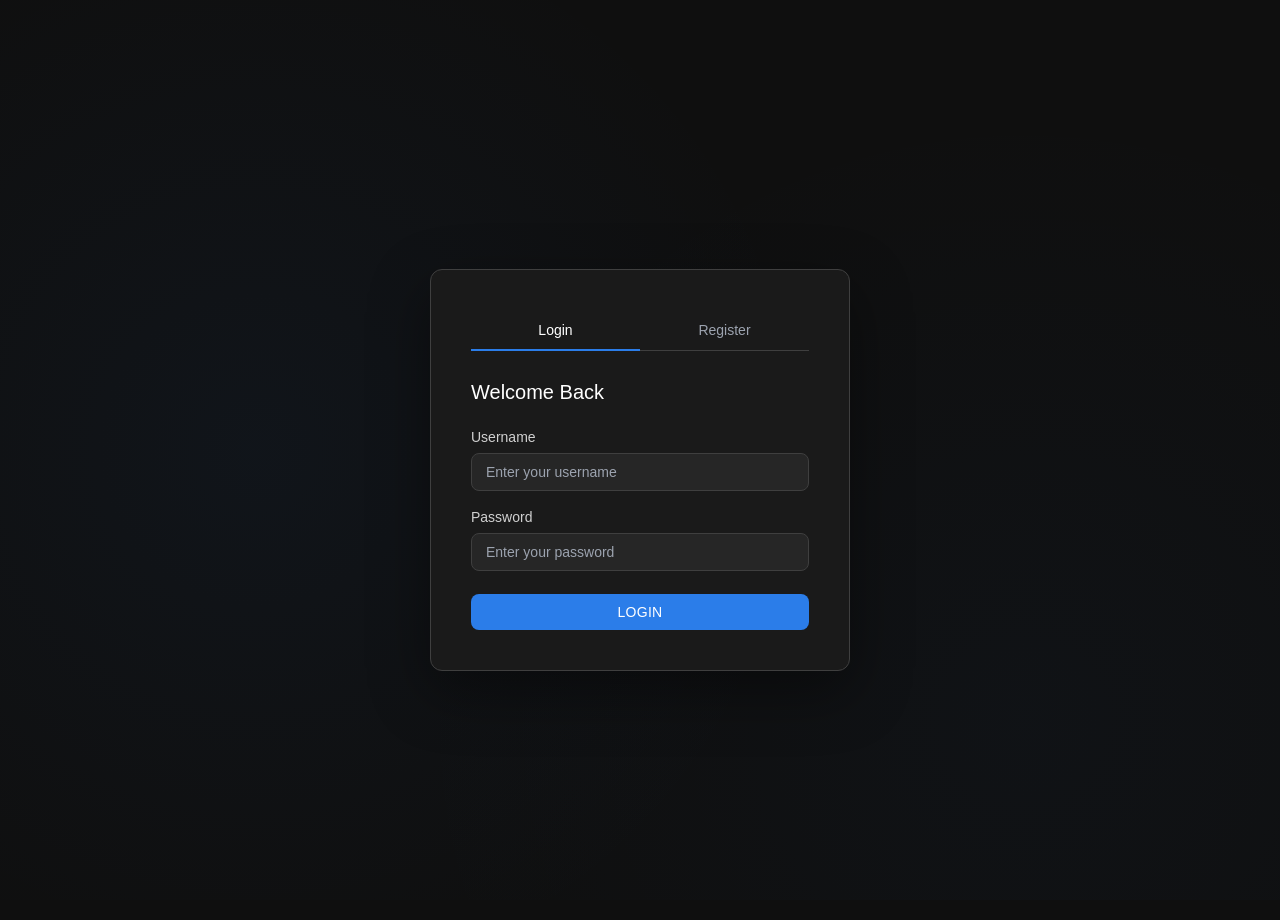
<file: JMeter/index.html>
<!DOCTYPE html>
<html lang="en">
<head>
    <meta charset="UTF-8">
    <meta name="viewport" content="width=device-width, initial-scale=1.0">
    <title>Login System</title>
    <link rel="stylesheet" href="style.css">
</head>
<body>
    <div class="container">
        <!-- Login/Register Forms -->
        <div id="auth-section" class="auth-section">
            <div class="form-container">
                <div class="form-tabs">
                    <button class="tab-btn active" onclick="showLogin()">Login</button>
                    <button class="tab-btn" onclick="showRegister()">Register</button>
                </div>

                <!-- Login Form -->
                <form id="login-form" class="auth-form active">
                    <h2>Welcome Back</h2>
                    <div class="form-group">
                        <label for="login-username">Username</label>
                        <input type="text" id="login-username" placeholder="Enter your username" required>
                    </div>
                    <div class="form-group">
                        <label for="login-password">Password</label>
                        <input type="password" id="login-password" placeholder="Enter your password" required>
                    </div>
                    <button type="submit" class="btn btn-primary">Login</button>
                    <div id="login-error" class="error-message"></div>
                </form>

                <!-- Register Form -->
                <form id="register-form" class="auth-form">
                    <h2>Create Account</h2>
                    <div class="form-group">
                        <label for="register-username">Username</label>
                        <input type="text" id="register-username" placeholder="Choose a username" required>
                    </div>
                    <div class="form-group">
                        <label for="register-email">Email</label>
                        <input type="email" id="register-email" placeholder="your.email@example.com" required>
                    </div>
                    <div class="form-group">
                        <label for="register-password">Password</label>
                        <input type="password" id="register-password" placeholder="Create a secure password" required>
                    </div>
                    <button type="submit" class="btn btn-primary">Register</button>
                    <div id="register-error" class="error-message"></div>
                    <div id="register-success" class="success-message"></div>
                </form>
            </div>
        </div>

        <!-- Choice Selection Screen (shown after login) -->
        <div id="choice-section" class="choice-section" style="display: none;">
            <div class="choice-container">
                <div class="choice-header">
                    <h1>Select Test Type</h1>
                    <p>Choose the medical test you'd like to perform</p>
                </div>

                <div class="choice-cards">
                    <!-- HIV Card -->
                    <div class="choice-card" onclick="selectTestType('HIV')">
                        <div class="card-icon hiv-icon">
                            <svg viewBox="0 0 24 24" fill="none" stroke="currentColor" stroke-width="2">
                                <path d="M12 2C6.48 2 2 6.48 2 12s4.48 10 10 10 10-4.48 10-10S17.52 2 12 2z"/>
                                <path d="M12 6v12M6 12h12"/>
                            </svg>
                        </div>
                        <h2>HIV Testing</h2>
                        <p>Comprehensive HIV screening and analysis</p>
                        <div class="card-arrow">→</div>
                    </div>

                    <!-- Cancer Card -->
                    <div class="choice-card" onclick="selectTestType('Cancer')">
                        <div class="card-icon cancer-icon">
                            <svg viewBox="0 0 24 24" fill="none" stroke="currentColor" stroke-width="2">
                                <circle cx="12" cy="12" r="8"/>
                                <path d="M12 4v16M4 12h16"/>
                                <circle cx="12" cy="12" r="2" fill="currentColor"/>
                            </svg>
                        </div>
                        <h2>Cancer Screening</h2>
                        <p>Early detection and risk assessment screening</p>
                        <div class="card-arrow">→</div>
                    </div>
                </div>

                <button onclick="logout()" class="btn btn-logout">Logout</button>
            </div>
        </div>

        <!-- User Dashboard (shown after login) -->
        <div id="dashboard-section" class="dashboard-section" style="display: none;">
            <div class="dashboard-container">
                <h1>User Dashboard</h1>
                <div class="user-card">
                    <div class="user-info">
                        <h2>Welcome, <span id="user-username"></span>!</h2>
                        <p><strong>Email:</strong> <span id="user-email"></span></p>
                        <p><strong>User ID:</strong> <span id="user-id"></span></p>
                        <p><strong>Status:</strong> <span id="user-status" class="status-active">Active</span></p>
                    </div>
                    <button onclick="logout()" class="btn btn-logout">Logout</button>
                </div>
                <div id="dashboard-error" class="error-message"></div>
            </div>
        </div>
    </div>

    <script src="app.js"></script>
</body>
</html>
</file>
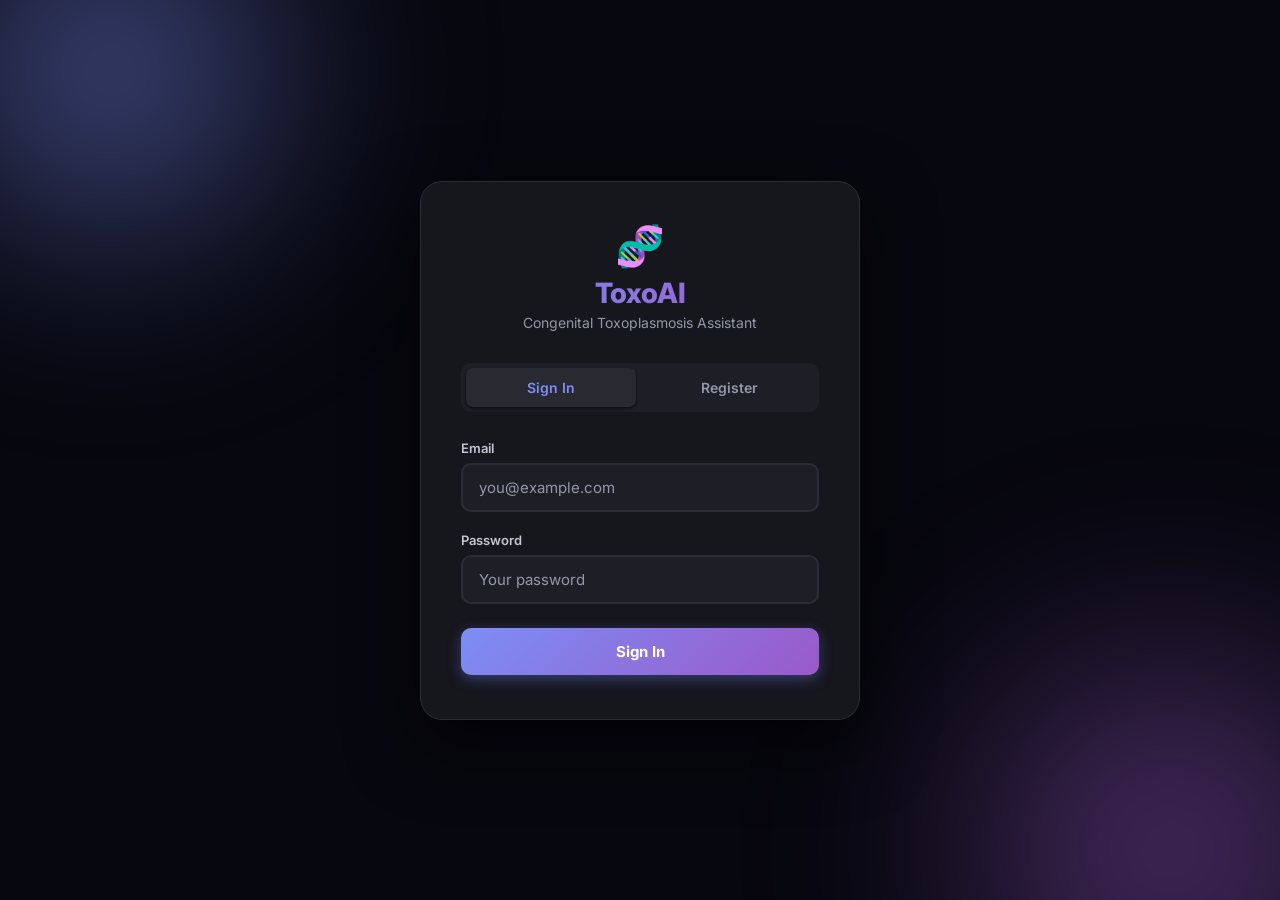
<file: Toxo_AI_code/frontend_files/index.html>
<!DOCTYPE html>
<html lang="en">
<head>
    <meta charset="UTF-8">
    <meta name="viewport" content="width=device-width, initial-scale=1.0">
    <title>ToxoAI — Congenital Toxoplasmosis Assistant</title>
    <link rel="icon" href="data:image/svg+xml,<svg xmlns=%22http://www.w3.org/2000/svg%22 viewBox=%220 0 100 100%22><text y=%22.9em%22 font-size=%2290%22>🧬</text></svg>">
    <link rel="preconnect" href="https://fonts.googleapis.com">
    <link rel="preconnect" href="https://fonts.gstatic.com" crossorigin>
    <link href="https://fonts.googleapis.com/css2?family=Inter:wght@400;500;600;700;800&display=swap" rel="stylesheet">
    <link rel="stylesheet" href="style.css">
</head>
<body>

    <!-- ── Toast container ───────────────────────────────────────────── -->
    <div id="toast-container" class="toast-container" aria-live="polite"></div>

    <!-- ── Auth Page ──────────────────────────────────────────────────── -->
    <div id="auth-page" class="auth-page">
        <div class="auth-card">
            <div class="auth-brand">
                <div class="brand-icon">🧬</div>
                <h1 class="brand-name">ToxoAI</h1>
                <p class="brand-tagline">Congenital Toxoplasmosis Assistant</p>
            </div>

            <div class="tab-strip">
                <button class="tab-btn active" id="tab-login" onclick="showLogin()">Sign In</button>
                <button class="tab-btn" id="tab-register" onclick="showRegister()">Register</button>
            </div>

            <!-- Login form -->
            <form id="login-form" class="auth-form active" novalidate>
                <div class="field">
                    <label for="login-email">Email</label>
                    <input type="email" id="login-email" autocomplete="email"
                           placeholder="you@example.com" required>
                </div>
                <div class="field">
                    <label for="login-password">Password</label>
                    <input type="password" id="login-password" autocomplete="current-password"
                           placeholder="Your password" required>
                </div>
                <button type="submit" class="btn-primary" id="login-btn">Sign In</button>
                <div id="login-msg" class="form-msg"></div>
            </form>

            <!-- Register form -->
            <form id="register-form" class="auth-form" novalidate>
                <div class="field">
                    <label for="reg-username">Username</label>
                    <input type="text" id="reg-username" autocomplete="username"
                           placeholder="3–30 chars, letters/numbers/hyphens" required>
                </div>
                <div class="field">
                    <label for="reg-email">Email</label>
                    <input type="email" id="reg-email" autocomplete="email"
                           placeholder="you@example.com" required>
                </div>
                <div class="field">
                    <label for="reg-password">Password</label>
                    <input type="password" id="reg-password" autocomplete="new-password"
                           placeholder="At least 8 characters" required>
                </div>
                <button type="submit" class="btn-primary" id="register-btn">Create Account</button>
                <div id="register-msg" class="form-msg"></div>
            </form>
        </div>
    </div>

    <!-- ── App Shell ──────────────────────────────────────────────────── -->
    <div id="app-page" class="app-page" style="display:none;">

        <!-- Header -->
        <header class="app-header">
            <div class="header-left">
                <!-- Mobile: hamburger to toggle sidebar -->
                <button class="btn-hamburger" id="hamburger-btn"
                        onclick="toggleSidebar()" title="Toggle documents panel"
                        aria-label="Toggle sidebar">
                    <span></span><span></span><span></span>
                </button>
                <span class="app-logo">🧬 ToxoAI</span>
            </div>
            <div class="header-right">
                <button class="btn-new-chat" onclick="newChat()" title="New conversation">
                    <svg viewBox="0 0 24 24" fill="none" stroke="currentColor" stroke-width="2.2">
                        <path d="M12 5v14M5 12h14"/>
                    </svg>
                    <span class="new-chat-label">New Chat</span>
                </button>
                <span class="online-dot" title="Connected"></span>
                <span id="header-username" class="header-username"></span>
                <button class="btn-logout" onclick="logout()" title="Sign out">Sign out</button>
            </div>
        </header>

        <div class="app-body">

            <!-- Sidebar overlay (mobile) -->
            <div class="sidebar-overlay" id="sidebar-overlay" onclick="closeSidebar()"></div>

            <!-- Sidebar -->
            <aside class="sidebar" id="sidebar">
                <div class="sidebar-inner">
                    <h2 class="sidebar-heading">Documents</h2>
                    <p class="sidebar-hint">
                        Upload PDFs or text files to give the assistant context from your own documents.
                    </p>

                    <div id="doc-list" class="doc-list">
                        <p class="doc-empty">No documents yet.</p>
                    </div>

                    <label class="btn-upload" for="file-input">
                        <svg viewBox="0 0 24 24" fill="none" stroke="currentColor" stroke-width="2">
                            <path d="M21 15v4a2 2 0 0 1-2 2H5a2 2 0 0 1-2-2v-4"/>
                            <polyline points="17 8 12 3 7 8"/>
                            <line x1="12" y1="3" x2="12" y2="15"/>
                        </svg>
                        Upload file
                        <input type="file" id="file-input" accept=".pdf,.txt"
                               onchange="uploadDocument(this)" style="display:none;">
                    </label>
                    <p class="upload-hint">PDF or TXT · max 10 MB</p>
                    <div id="upload-msg" class="upload-msg"></div>
                </div>
            </aside>

            <!-- Chat -->
            <main class="chat-main">
                <div id="chat-messages" class="chat-messages">
                    <!-- Welcome state injected by JS -->
                </div>

                <div class="chat-input-bar">
                    <div class="input-wrapper">
                        <textarea
                            id="chat-input"
                            placeholder="Ask a question…"
                            rows="1"
                            onkeydown="handleKey(event)"
                            oninput="handleInput(this)"
                        ></textarea>
                        <button id="send-btn" class="btn-send" onclick="sendMessage()" title="Send (Enter)">
                            <svg viewBox="0 0 24 24" fill="none" stroke="currentColor" stroke-width="2.5">
                                <line x1="22" y1="2" x2="11" y2="13"/>
                                <polygon points="22 2 15 22 11 13 2 9 22 2"/>
                            </svg>
                        </button>
                    </div>
                    <p class="disclaimer">
                        ToxoAI provides educational information about congenital toxoplasmosis only — always consult a healthcare professional for personal medical advice.
                    </p>
                </div>
            </main>
        </div>
    </div>

    <script src="app.js"></script>
</body>
</html>
</file>
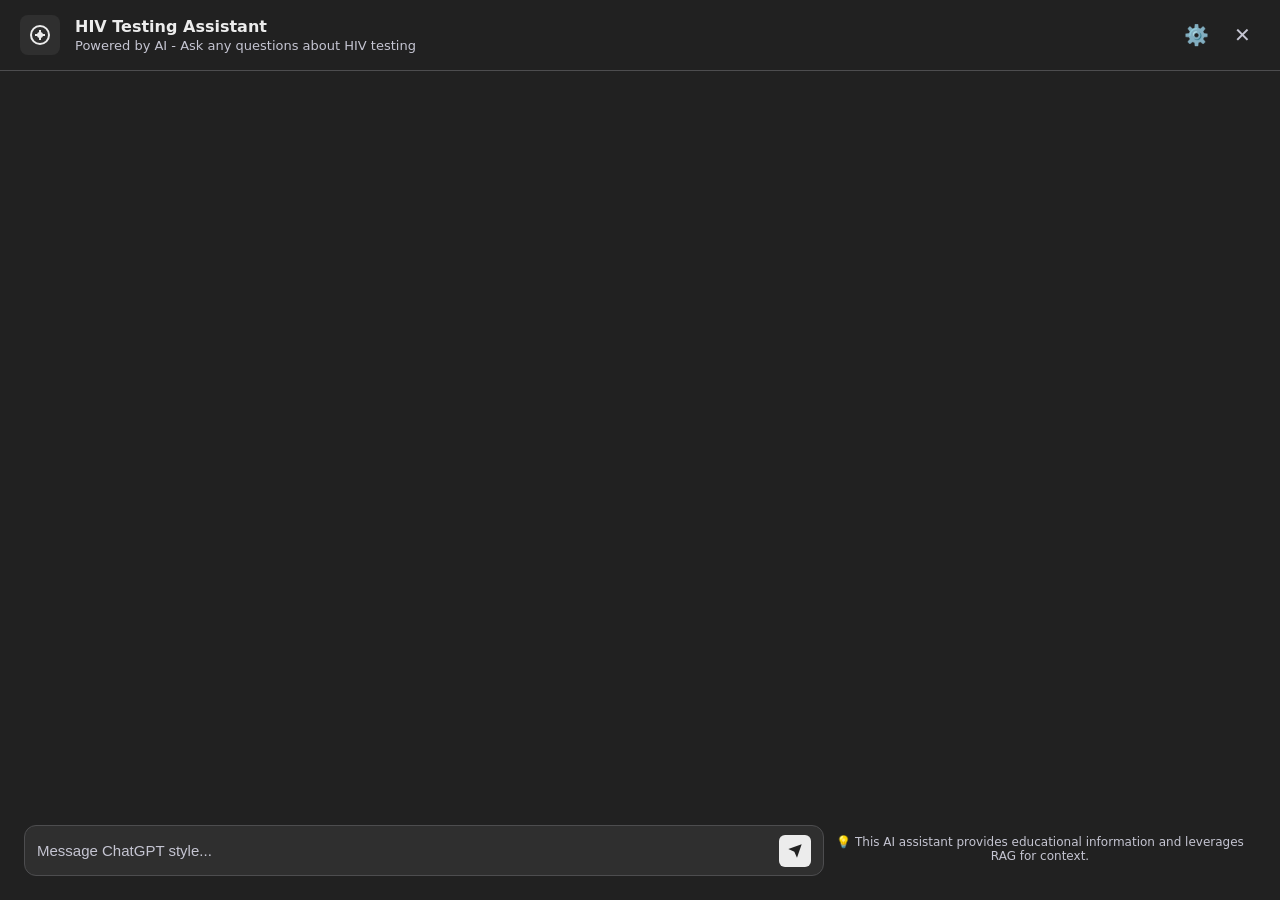
<file: JMeter/hiv_chat.html>
<!DOCTYPE html>
<html lang="en">
<head>
    <meta charset="UTF-8">
    <meta name="viewport" content="width=device-width, initial-scale=1.0">
    <title>HIV Testing Assistant - MediTest</title>
    <link rel="stylesheet" href="hiv_chat.css">
</head>
<body>
    <div class="chat-container">
        <!-- Header -->
        <div class="chat-header">
            <div class="header-content">
                <div class="header-icon">
                    <svg viewBox="0 0 24 24" fill="none" stroke="currentColor" stroke-width="2">
                        <circle cx="12" cy="12" r="9"/>
                        <path d="M12 7v10M7 12h10"/>
                        <circle cx="12" cy="12" r="2" fill="currentColor"/>
                    </svg>
                </div>
                <div class="header-text">
                    <h1>HIV Testing Assistant</h1>
                    <p>Powered by AI - Ask any questions about HIV testing</p>
                </div>
            </div>
            <div class="header-actions" style="display: flex; gap: 10px; align-items: center;">
                <button class="settings-btn" onclick="toggleSettings()" title="Settings & Documents">⚙️</button>
                <button class="close-btn" onclick="window.close()">✕</button>
            </div>
        </div>

        <!-- Settings Panel -->
        <div class="settings-panel" id="settingsPanel" style="display: none;">
            <div class="settings-content">
                <h2>AI & RAG Settings</h2>
                
                <!-- RAG Documents Upload Section Added Here -->
                <div class="settings-group">
                    <h3 style="margin-bottom: 10px; font-size: 16px;">1. RAG Documents</h3>
                    <p style="margin-bottom: 15px; font-size: 13px;">Upload PDFs or Text files to provide custom context for the assistant.</p>
                    <input type="file" id="fileUpload" accept=".pdf,.txt" style="display: none;" onchange="uploadDocument(event)">
                    <button onclick="document.getElementById('fileUpload').click()" class="btn-primary" id="uploadBtn" style="width: 100%; margin-bottom: 15px; background: var(--accent) !important; color: white !important;">Upload Document</button>
                    
                    <h4 style="margin-bottom: 8px; font-size: 14px;">Uploaded Files:</h4>
                    <ul id="documentList" style="list-style-type: none; padding: 0; max-height: 100px; overflow-y: auto; font-size: 13px;">
                        <li>Loading documents...</li>
                    </ul>
                </div>

                <h3 style="margin-bottom: 10px; font-size: 16px;">2. LLM Parameters</h3>
                <div class="settings-group">
                    <label for="systemPrompt">System Prompt:</label>
                    <textarea id="systemPrompt" placeholder="Enter custom system prompt..." rows="4"></textarea>
                </div>
                
                <div class="settings-row">
                    <div class="settings-group">
                        <label for="temperature">Temperature: <span id="tempValue">0.7</span></label>
                        <input type="range" id="temperature" min="0" max="2" step="0.1" value="0.7" 
                               oninput="document.getElementById('tempValue').textContent = this.value">
                        <small>Lower = focused, Higher = creative</small>
                    </div>
                    
                    <div class="settings-group">
                        <label for="topP">Top P: <span id="topPValue">0.95</span></label>
                        <input type="range" id="topP" min="0" max="1" step="0.05" value="0.95"
                               oninput="document.getElementById('topPValue').textContent = this.value">
                        <small>Nucleus sampling</small>
                    </div>
                    
                    <div class="settings-group">
                        <label for="maxTokens">Max Tokens: <span id="maxTokensValue">500</span></label>
                        <input type="range" id="maxTokens" min="100" max="2000" step="100" value="500"
                               oninput="document.getElementById('maxTokensValue').textContent = this.value">
                        <small>Response length</small>
                    </div>
                </div>
                
                <div class="settings-actions">
                    <button onclick="resetSettings()" class="btn-secondary">Reset to Defaults</button>
                    <button onclick="toggleSettings()" class="btn-primary">Close</button>
                </div>
            </div>
        </div>

        <!-- Chat Messages Area -->
        <div class="chat-messages" id="chatMessages">
            <!-- Messages are injected via JavaScript -->
        </div>

        <!-- Chat Input Area -->
        <div class="chat-input-area">
            <form id="chatForm" onsubmit="sendMessage(event)">
                <div class="input-wrapper">
                    <input 
                        type="text" 
                        id="messageInput" 
                        placeholder="Message ChatGPT style..." 
                        required
                        autocomplete="off"
                    >
                    <button type="submit" class="send-btn" id="sendBtn" title="Send message">
                        <svg viewBox="0 0 24 24" fill="currentColor">
                             <polygon points="22 2 15 22 11 13 2 9 22 2"></polygon>
                        </svg>
                    </button>
                </div>
            </form>
            <p class="input-hint">💡 This AI assistant provides educational information and leverages RAG for context.</p>
        </div>

        <!-- Loading Indicator -->
        <div class="loading-indicator" id="loadingIndicator" style="display: none; position: absolute; bottom: 100px; left: 50%; transform: translateX(-50%); background: var(--bg-surface); padding: 5px 15px; border-radius: 20px; border: 1px solid var(--border-color);">
            <div class="spinner"></div>
            <p style="margin: 0; font-size: 12px; margin-left: 8px;">Thinking...</p>
        </div>
    </div>

    <script src="hiv_chat.js"></script>
</body>
</html>
</file>
<file: JMeter/style.css>
/* Gemini-inspired Dark Theme */
:root {
    --bg-primary: #0f0f0f;
    --bg-secondary: #1a1a1a;
    --bg-tertiary: #262626;
    --text-primary: #ffffff;
    --text-secondary: #d0d0d0;
    --text-tertiary: #9ca3af;
    --accent-blue: #2b7de9;
    --accent-blue-hover: #1e5ab8;
    --border-color: #3f3f3f;
    --error-color: #ef4444;
}

* {
    margin: 0;
    padding: 0;
    box-sizing: border-box;
}

html, body {
    width: 100%;
    height: 100%;
    font-family: -apple-system, BlinkMacSystemFont, 'Segoe UI', Roboto, sans-serif;
    background: var(--bg-primary);
    color: var(--text-primary);
}

body {
    display: flex;
    justify-content: center;
    align-items: center;
    padding: 20px;
    min-height: 100vh;
    position: relative;
    overflow: hidden;
}

body::before {
    content: '';
    position: absolute;
    top: 0;
    left: 0;
    width: 100%;
    height: 100%;
    background: radial-gradient(circle at 20% 50%, rgba(43, 125, 233, 0.05) 0%, transparent 50%),
                radial-gradient(circle at 80% 80%, rgba(43, 125, 233, 0.03) 0%, transparent 50%);
    pointer-events: none;
}

.container {
    width: 100%;
    height: 100%;
}

/* ============= AUTH SECTION ============= */
.auth-section {
    min-height: 100vh;
    display: flex;
    align-items: center;
    justify-content: center;
    position: relative;
    overflow: hidden;
}

.form-container {
    background: var(--bg-secondary);
    border: 1px solid var(--border-color);
    border-radius: 12px;
    padding: 40px;
    width: 100%;
    max-width: 420px;
    z-index: 1;
    animation: slideUp 0.6s ease-out;
    box-shadow: 0 20px 60px rgba(0, 0, 0, 0.4);
}

@keyframes slideUp {
    from {
        opacity: 0;
        transform: translateY(20px);
    }
    to {
        opacity: 1;
        transform: translateY(0);
    }
}

.form-header {
    text-align: center;
    margin-bottom: 30px;
}

.logo {
    width: 60px;
    height: 60px;
    margin: 0 auto 15px;
    background: linear-gradient(135deg, var(--accent-blue), #1e5ab8);
    border-radius: 12px;
    display: flex;
    align-items: center;
    justify-content: center;
    color: var(--text-primary);
}

.logo svg {
    width: 36px;
    height: 36px;
}

.form-header h1 {
    font-size: 28px;
    color: var(--text-primary);
    margin-bottom: 5px;
    font-weight: 600;
}

.form-header p {
    color: var(--text-tertiary);
    font-size: 14px;
}

.form-tabs {
    display: flex;
    gap: 0;
    margin-bottom: 30px;
    border-bottom: 1px solid var(--border-color);
}

.tab-btn {
    flex: 1;
    padding: 12px 0;
    background: none;
    border: none;
    color: var(--text-tertiary);
    font-size: 14px;
    font-weight: 500;
    cursor: pointer;
    position: relative;
    transition: color 0.3s ease;
}

.tab-btn:hover {
    color: var(--text-secondary);
}

.tab-btn.active {
    color: var(--text-primary);
}

.tab-btn.active::after {
    content: '';
    position: absolute;
    bottom: -1px;
    left: 0;
    right: 0;
    height: 2px;
    background: var(--accent-blue);
}

.auth-form {
    display: none;
}

.auth-form.active {
    display: block;
    animation: fadeIn 0.3s ease;
}

@keyframes fadeIn {
    from { opacity: 0; }
    to { opacity: 1; }
}

.auth-form h2 {
    font-size: 20px;
    margin-bottom: 25px;
    color: var(--text-primary);
    font-weight: 500;
}

.form-group {
    margin-bottom: 18px;
}

.form-group label {
    display: block;
    margin-bottom: 8px;
    font-size: 14px;
    font-weight: 500;
    color: var(--text-secondary);
}

.form-group input {
    width: 100%;
    padding: 10px 14px;
    border: 1px solid var(--border-color);
    border-radius: 8px;
    font-size: 14px;
    background: var(--bg-tertiary);
    color: var(--text-primary);
    transition: all 0.3s ease;
    font-family: inherit;
}

.form-group input:hover {
    border-color: #4f4f4f;
}

.form-group input:focus {
    outline: none;
    border-color: var(--accent-blue);
    background: var(--bg-secondary);
    box-shadow: 0 0 0 3px rgba(43, 125, 233, 0.1);
}

.form-group input::placeholder {
    color: var(--text-tertiary);
}

.btn {
    width: 100%;
    padding: 10px 20px;
    border: none;
    border-radius: 8px;
    font-size: 14px;
    font-weight: 500;
    cursor: pointer;
    transition: all 0.3s ease;
    text-transform: uppercase;
    letter-spacing: 0.3px;
}

.btn-primary {
    background: var(--accent-blue);
    color: var(--text-primary);
    margin-top: 5px;
}

.btn-primary:hover {
    background: var(--accent-blue-hover);
    transform: translateY(-1px);
    box-shadow: 0 4px 12px rgba(43, 125, 233, 0.3);
}

.btn-primary:active {
    transform: translateY(0);
}

.btn-primary:disabled {
    opacity: 0.5;
    cursor: not-allowed;
    transform: none;
}

.error-message {
    color: var(--error-color);
    font-size: 13px;
    margin-top: 10px;
    padding: 10px;
    background: rgba(239, 68, 68, 0.1);
    border-left: 3px solid var(--error-color);
    border-radius: 4px;
    display: none;
}

.error-message.show {
    display: block;
    animation: slideDown 0.3s ease-out;
}

@keyframes slideDown {
    from {
        opacity: 0;
        transform: translateY(-10px);
    }
    to {
        opacity: 1;
        transform: translateY(0);
    }
}

.success-message {
    color: #10b981;
    font-size: 13px;
    margin-top: 10px;
    padding: 10px;
    background: rgba(16, 185, 129, 0.1);
    border-left: 3px solid #10b981;
    border-radius: 4px;
    display: none;
}

.success-message.show {
    display: block;
    animation: slideDown 0.3s ease-out;
}

/* ============= CHOICE SECTION ============= */
.choice-section {
    min-height: 100vh;
    display: flex;
    align-items: center;
    justify-content: center;
    position: relative;
    padding: 40px 20px;
    overflow: hidden;
}

.choice-container {
    max-width: 900px;
    width: 100%;
    animation: slideUp 0.6s ease-out;
    position: relative;
    z-index: 1;
}

.choice-header {
    text-align: center;
    margin-bottom: 50px;
}

.choice-header h1 {
    font-size: 36px;
    color: var(--text-primary);
    margin-bottom: 10px;
    font-weight: 500;
}

.choice-header p {
    font-size: 16px;
    color: var(--text-tertiary);
}

.choice-cards {
    display: grid;
    grid-template-columns: repeat(auto-fit, minmax(300px, 1fr));
    gap: 20px;
    margin-bottom: 40px;
}

.choice-card {
    background: var(--bg-secondary);
    border: 1px solid var(--border-color);
    border-radius: 12px;
    overflow: hidden;
    cursor: pointer;
    transition: all 0.3s cubic-bezier(0.34, 1.56, 0.64, 1);
    display: flex;
    flex-direction: column;
    position: relative;
}

.choice-card:hover {
    border-color: var(--accent-blue);
    transform: translateY(-4px);
    box-shadow: 0 12px 40px rgba(43, 125, 233, 0.2);
}

.card-top {
    padding: 30px 20px;
    background: var(--bg-tertiary);
    border-bottom: 1px solid var(--border-color);
    display: flex;
    align-items: center;
    gap: 15px;
}

.card-icon {
    width: 60px;
    height: 60px;
    display: flex;
    align-items: center;
    justify-content: center;
    border-radius: 10px;
    font-size: 32px;
    flex-shrink: 0;
    transition: all 0.3s ease;
}

.hiv-icon {
    background: rgba(255, 107, 107, 0.1);
    color: #ff6b6b;
}

.cancer-icon {
    background: rgba(255, 165, 0, 0.1);
    color: #ffa500;
}

.choice-card:hover .card-icon {
    transform: scale(1.1);
}

.card-badge {
    padding: 6px 12px;
    background: var(--accent-blue);
    color: var(--text-primary);
    border-radius: 20px;
    font-size: 11px;
    font-weight: 600;
    letter-spacing: 0.5px;
    margin-left: auto;
}

.card-middle {
    padding: 25px 20px;
    flex-grow: 1;
}

.choice-card h2 {
    font-size: 20px;
    color: var(--text-primary);
    margin-bottom: 10px;
    font-weight: 500;
}

.card-description {
    color: var(--text-tertiary);
    font-size: 14px;
    margin-bottom: 15px;
    line-height: 1.5;
}

.card-features {
    list-style: none;
    display: flex;
    flex-direction: column;
    gap: 8px;
}

.card-features li {
    font-size: 13px;
    color: var(--text-secondary);
    font-weight: 400;
}

.card-bottom {
    padding: 15px 20px;
    background: var(--bg-tertiary);
    border-top: 1px solid var(--border-color);
    display: flex;
    align-items: center;
    justify-content: flex-end;
}

.card-arrow {
    color: var(--accent-blue);
    font-weight: 600;
    font-size: 14px;
    transition: all 0.3s ease;
}

.choice-card:hover .card-arrow {
    transform: translateX(3px);
}

.choice-footer {
    text-align: center;
}

#user-greeting {
    font-size: 16px;
    color: var(--text-secondary);
    margin-bottom: 15px;
}

.btn-logout {
    background: var(--error-color);
    color: var(--text-primary);
    width: auto;
    padding: 8px 24px;
    font-size: 13px;
}

.btn-logout:hover {
    background: #dc2626;
    transform: translateY(-1px);
    box-shadow: 0 4px 12px rgba(239, 68, 68, 0.3);
}

/* ============= DASHBOARD SECTION ============= */
.dashboard-section {
    min-height: 100vh;
    display: flex;
    align-items: center;
    justify-content: center;
    position: relative;
    padding: 40px 20px;
}

.dashboard-container {
    background: var(--bg-secondary);
    border: 1px solid var(--border-color);
    border-radius: 12px;
    padding: 50px;
    max-width: 600px;
    width: 100%;
    animation: slideUp 0.6s ease-out;
    box-shadow: 0 20px 60px rgba(0, 0, 0, 0.4);
}

.dashboard-container h1 {
    font-size: 32px;
    color: var(--text-primary);
    margin-bottom: 30px;
    text-align: center;
    font-weight: 500;
}

.user-card {
    background: var(--bg-tertiary);
    border-radius: 12px;
    border: 1px solid var(--border-color);
    padding: 30px;
    margin-bottom: 20px;
}

.user-info h2 {
    color: var(--text-primary);
    margin-bottom: 15px;
    font-size: 20px;
    font-weight: 500;
}

.user-info p {
    margin: 10px 0;
    color: var(--text-secondary);
    font-size: 14px;
}

.user-info strong {
    color: var(--text-primary);
    font-weight: 500;
}

.status-active {
    background: #10b981;
    color: var(--text-primary);
    padding: 4px 12px;
    border-radius: 20px;
    font-size: 12px;
    font-weight: 600;
}

/* ============= RESPONSIVE ============= */
@media (max-width: 600px) {
    .form-container {
        padding: 30px 20px;
    }

    .dashboard-container {
        padding: 30px 20px;
    }

    .choice-section {
        padding: 20px;
    }

    .choice-header h1 {
        font-size: 28px;
    }

    .choice-cards {
        grid-template-columns: 1fr;
    }
}

/* ============= SCROLLBAR ============= */
::-webkit-scrollbar {
    width: 8px;
}

::-webkit-scrollbar-track {
    background: var(--bg-secondary);
}

::-webkit-scrollbar-thumb {
    background: var(--border-color);
    border-radius: 4px;
}

::-webkit-scrollbar-thumb:hover {
    background: #4f4f4f;
}

* {
    -webkit-font-smoothing: antialiased;
    -moz-osx-font-smoothing: grayscale;
}
</file>
<file: Toxo_AI_code/frontend_files/style.css>
/* ── Reset & base ────────────────────────────────────────────────────── */
*, *::before, *::after { box-sizing: border-box; margin: 0; padding: 0; }

:root {
    --brand-1: #7c8ef5;
    --brand-2: #9b59c9;
    --brand-grad: linear-gradient(135deg, var(--brand-1) 0%, var(--brand-2) 100%);

    --bg: #07070f;
    --surface: #16161d;
    --surface-2: #1e1e27;
    --surface-3: #292932;
    --border: #2c2c38;
    --border-light: #3a3a48;
    --text: #e8e9ee;
    --text-secondary: #c4c6d2;
    --muted: #9398a8;
    --error: #f87171;
    --success: #4ade80;
    --user-bubble: var(--brand-grad);
    --ai-bubble: var(--surface-2);
    --code-bg: #131319;
    --code-text: #d6d8e2;
    --shadow-sm: 0 1px 3px rgba(0,0,0,.45), 0 1px 2px rgba(0,0,0,.3);
    --shadow-md: 0 4px 20px rgba(0,0,0,.55);
    --shadow-lg: 0 24px 70px rgba(0,0,0,.7);
    --radius: 14px;
    --header-h: 58px;
    --sidebar-w: 270px;
}

html, body {
    height: 100%;
    font-family: 'Inter', -apple-system, BlinkMacSystemFont, 'Segoe UI', Roboto, sans-serif;
}
body {
    background: var(--bg);
    color: var(--text);
    -webkit-font-smoothing: antialiased;
}
button { font-family: inherit; cursor: pointer; }
textarea, input { font-family: inherit; }

/* ── Toast notifications ─────────────────────────────────────────────── */
.toast-container {
    position: fixed;
    bottom: 24px;
    right: 24px;
    z-index: 9999;
    display: flex;
    flex-direction: column;
    gap: 10px;
    pointer-events: none;
}

.toast {
    pointer-events: all;
    padding: 12px 18px;
    border-radius: 10px;
    font-size: 13.5px;
    font-weight: 500;
    color: #fff;
    box-shadow: var(--shadow-md);
    animation: toastIn .3s cubic-bezier(.16,1,.3,1);
    max-width: 320px;
    line-height: 1.4;
    display: flex;
    align-items: center;
    gap: 8px;
}
.toast.success { background: #16a34a; }
.toast.error   { background: #dc2626; }
.toast.info    { background: var(--brand-1); }
.toast.fadeout { animation: toastOut .3s ease forwards; }

@keyframes toastIn {
    from { opacity: 0; transform: translateY(12px) scale(.96); }
    to   { opacity: 1; transform: translateY(0) scale(1); }
}
@keyframes toastOut {
    from { opacity: 1; transform: translateY(0) scale(1); }
    to   { opacity: 0; transform: translateY(8px) scale(.96); }
}

/* ── Auth page ───────────────────────────────────────────────────────── */
.auth-page {
    min-height: 100vh;
    display: flex;
    align-items: center;
    justify-content: center;
    padding: 24px;
    background: var(--bg);
    position: relative;
    overflow: hidden;
}

.auth-page::before,
.auth-page::after {
    content: '';
    position: absolute;
    border-radius: 50%;
    filter: blur(90px);
    animation: float 7s ease-in-out infinite;
}
.auth-page::before {
    width: 500px; height: 500px; top: -180px; left: -140px;
    background: radial-gradient(circle, rgba(124,142,245,.6), transparent 70%);
}
.auth-page::after {
    width: 580px; height: 580px; bottom: -240px; right: -180px;
    background: radial-gradient(circle, rgba(155,89,201,.55), transparent 70%);
    animation-delay: 3s;
}

@keyframes float {
    0%, 100% { transform: translateY(0) scale(1); }
    50%       { transform: translateY(-28px) scale(1.05); }
}

.auth-card {
    background: var(--surface);
    border: 1px solid var(--border);
    border-radius: 22px;
    box-shadow: var(--shadow-lg);
    padding: 44px 40px;
    width: 100%;
    max-width: 440px;
    position: relative;
    z-index: 1;
    animation: slideUp .45s cubic-bezier(.16,1,.3,1);
}

@keyframes slideUp {
    from { opacity: 0; transform: translateY(32px); }
    to   { opacity: 1; transform: translateY(0); }
}

/* Brand */
.auth-brand { text-align: center; margin-bottom: 32px; }
.brand-icon { font-size: 40px; line-height: 1; margin-bottom: 10px; }
.brand-name {
    font-size: 28px; font-weight: 800;
    background: var(--brand-grad);
    -webkit-background-clip: text; -webkit-text-fill-color: transparent;
    background-clip: text;
}
.brand-tagline { color: var(--muted); font-size: 14px; margin-top: 4px; }

/* Tabs */
.tab-strip {
    display: flex;
    gap: 8px;
    background: var(--surface-2);
    border-radius: 10px;
    padding: 5px;
    margin-bottom: 28px;
}
.tab-btn {
    flex: 1;
    padding: 11px;
    border: none;
    background: transparent;
    border-radius: 7px;
    font-size: 14px;
    font-weight: 600;
    color: var(--muted);
    transition: all .2s;
}
.tab-btn.active { background: var(--surface-3); color: var(--brand-1); box-shadow: var(--shadow-sm); }
.tab-btn:hover:not(.active) { color: var(--text); }

/* Forms */
.auth-form { display: none; }
.auth-form.active { display: block; animation: fadeSlide .3s ease; }

@keyframes fadeSlide {
    from { opacity: 0; transform: translateY(8px); }
    to   { opacity: 1; transform: translateY(0); }
}

.field { margin-bottom: 20px; }
.field label { display: block; font-size: 13px; font-weight: 600; color: var(--text-secondary); margin-bottom: 7px; }
.field input {
    width: 100%;
    padding: 13px 16px;
    border: 2px solid var(--border);
    border-radius: 10px;
    font-size: 15px;
    background: var(--surface-2);
    color: var(--text);
    transition: border-color .2s, box-shadow .2s, background .2s;
}
.field input:focus { outline: none; border-color: var(--brand-1); box-shadow: 0 0 0 3px rgba(102,126,234,.18); background: var(--surface-3); }
.field input::placeholder { color: var(--muted); }

.btn-primary {
    width: 100%;
    padding: 14px;
    border: none;
    border-radius: 10px;
    font-size: 15px;
    font-weight: 700;
    color: #fff;
    background: var(--brand-grad);
    box-shadow: 0 4px 14px rgba(102,126,234,.4);
    transition: transform .15s, box-shadow .15s;
    margin-top: 4px;
}
.btn-primary:hover { transform: translateY(-1px); box-shadow: 0 6px 20px rgba(102,126,234,.45); }
.btn-primary:active { transform: translateY(0); }
.btn-primary:disabled { opacity: .65; cursor: not-allowed; transform: none; }

.form-msg {
    margin-top: 14px;
    padding: 11px 14px;
    border-radius: 9px;
    font-size: 13.5px;
    font-weight: 500;
    display: none;
    animation: fadeSlide .25s ease;
}
.form-msg.error   { display: block; background: rgba(248,113,113,.1); color: var(--error); border-left: 3px solid var(--error); }
.form-msg.success { display: block; background: rgba(74,222,128,.1); color: var(--success); border-left: 3px solid var(--success); }

/* ── App shell ───────────────────────────────────────────────────────── */
.app-page {
    display: flex;
    flex-direction: column;
    height: 100vh;
    overflow: hidden;
}

/* Header */
.app-header {
    height: var(--header-h);
    background: var(--brand-grad);
    display: flex;
    align-items: center;
    justify-content: space-between;
    padding: 0 16px 0 16px;
    flex-shrink: 0;
    box-shadow: 0 2px 8px rgba(0,0,0,.35);
    gap: 12px;
}

.header-left  { display: flex; align-items: center; gap: 10px; }
.header-right { display: flex; align-items: center; gap: 10px; }

.app-logo { color: #fff; font-size: 18px; font-weight: 800; letter-spacing: -.3px; }

/* Hamburger — shown on mobile only */
.btn-hamburger {
    display: none;
    flex-direction: column;
    justify-content: center;
    gap: 4px;
    width: 36px;
    height: 36px;
    border: none;
    background: rgba(255,255,255,.15);
    border-radius: 8px;
    padding: 6px 8px;
    transition: background .15s;
    flex-shrink: 0;
}
.btn-hamburger span {
    display: block;
    width: 100%;
    height: 2px;
    background: #fff;
    border-radius: 2px;
    transition: transform .2s, opacity .2s;
}
.btn-hamburger:hover { background: rgba(255,255,255,.25); }

/* New Chat button */
.btn-new-chat {
    display: flex;
    align-items: center;
    gap: 6px;
    padding: 7px 12px;
    border: 1.5px solid rgba(255,255,255,.4);
    border-radius: 8px;
    background: transparent;
    color: #fff;
    font-size: 13px;
    font-weight: 600;
    transition: background .15s;
    white-space: nowrap;
}
.btn-new-chat svg { width: 14px; height: 14px; flex-shrink: 0; }
.btn-new-chat:hover { background: rgba(255,255,255,.15); }

.online-dot {
    width: 8px;
    height: 8px;
    background: #4ade80;
    border-radius: 50%;
    box-shadow: 0 0 0 2px rgba(74,222,128,.3);
    flex-shrink: 0;
}
.header-username { color: rgba(255,255,255,.9); font-size: 14px; font-weight: 600; }
.btn-logout {
    padding: 7px 14px;
    border: 1.5px solid rgba(255,255,255,.4);
    border-radius: 8px;
    background: transparent;
    color: #fff;
    font-size: 13px;
    font-weight: 600;
    transition: background .15s;
    white-space: nowrap;
}
.btn-logout:hover { background: rgba(255,255,255,.15); }

/* Body */
.app-body { display: flex; flex: 1; overflow: hidden; position: relative; }

/* Sidebar overlay (mobile) */
.sidebar-overlay {
    display: none;
    position: fixed;
    inset: var(--header-h) 0 0 0;
    background: rgba(0,0,0,.6);
    z-index: 99;
}

/* Sidebar */
.sidebar {
    width: var(--sidebar-w);
    flex-shrink: 0;
    background: var(--surface);
    border-right: 1px solid var(--border);
    display: flex;
    flex-direction: column;
    overflow: hidden;
}
.sidebar-inner {
    flex: 1;
    overflow-y: auto;
    padding: 20px 16px;
    display: flex;
    flex-direction: column;
    gap: 12px;
}
.sidebar-heading {
    font-size: 13px;
    font-weight: 700;
    text-transform: uppercase;
    letter-spacing: .8px;
    color: var(--muted);
}
.sidebar-hint { font-size: 12.5px; color: var(--muted); line-height: 1.5; }

.doc-list { display: flex; flex-direction: column; gap: 6px; flex: 1; }
.doc-empty { font-size: 13px; color: var(--muted); font-style: italic; }

.doc-item {
    display: flex;
    align-items: center;
    gap: 10px;
    padding: 10px 12px;
    background: var(--surface-2);
    border-radius: 9px;
    border: 1px solid var(--border);
    animation: fadeSlide .2s ease;
    transition: opacity .2s, border-color .15s;
}
.doc-item:hover { border-color: var(--border-light); }
.doc-icon { font-size: 18px; flex-shrink: 0; }
.doc-name { flex: 1; font-size: 13px; font-weight: 500; word-break: break-all; line-height: 1.3; color: var(--text); }
.btn-doc-delete {
    flex-shrink: 0;
    width: 26px;
    height: 26px;
    border: none;
    background: transparent;
    color: var(--muted);
    border-radius: 5px;
    font-size: 14px;
    display: flex;
    align-items: center;
    justify-content: center;
    transition: background .15s, color .15s;
}
.btn-doc-delete:hover { background: rgba(248,113,113,.12); color: var(--error); }

.btn-upload {
    display: flex;
    align-items: center;
    justify-content: center;
    gap: 8px;
    padding: 10px;
    border: 2px dashed var(--brand-1);
    border-radius: 10px;
    color: var(--brand-1);
    font-size: 13.5px;
    font-weight: 600;
    cursor: pointer;
    transition: background .15s;
    text-align: center;
}
.btn-upload svg { width: 16px; height: 16px; }
.btn-upload:hover { background: rgba(102,126,234,.1); }

.upload-hint { font-size: 11.5px; color: var(--muted); text-align: center; }
.upload-msg { font-size: 12.5px; min-height: 18px; }
.upload-msg.loading { color: var(--brand-1); }
.upload-msg.ok  { color: var(--success); }
.upload-msg.err { color: var(--error); }

/* ── Chat main ───────────────────────────────────────────────────────── */
.chat-main {
    flex: 1;
    display: flex;
    flex-direction: column;
    overflow: hidden;
    background:
        radial-gradient(ellipse 1000px 550px at 50% -5%, rgba(124,142,245,.18), transparent 65%),
        radial-gradient(ellipse 600px 400px at 90% 100%, rgba(155,89,201,.12), transparent 60%),
        var(--bg);
}

.chat-messages {
    flex: 1;
    overflow-y: auto;
    padding: 24px 20px;
    display: flex;
    flex-direction: column;
    gap: 16px;
    scroll-behavior: smooth;
}

/* Welcome */
.chat-welcome {
    display: flex;
    flex-direction: column;
    align-items: center;
    text-align: center;
    margin: auto;
    max-width: 520px;
    padding: 24px;
    animation: fadeSlide .4s ease;
}
.welcome-icon { font-size: 52px; margin-bottom: 16px; }
.chat-welcome h2 { font-size: 22px; font-weight: 800; margin-bottom: 10px; color: var(--text); }
.chat-welcome p  { font-size: 15px; color: var(--muted); line-height: 1.6; margin-bottom: 24px; }

.welcome-chips { display: flex; flex-wrap: wrap; gap: 8px; justify-content: center; }
.chip {
    padding: 9px 16px;
    border: 1.5px solid var(--brand-1);
    border-radius: 20px;
    background: transparent;
    color: var(--brand-1);
    font-size: 13px;
    font-weight: 500;
    transition: background .15s, color .15s;
    text-align: left;
}
.chip:hover { background: var(--brand-1); color: #fff; }

/* Message bubbles */
.msg-row {
    display: flex;
    gap: 10px;
    max-width: 800px;
    animation: fadeSlide .25s ease;
    position: relative;
}
.msg-row.user { align-self: flex-end; flex-direction: row-reverse; }
.msg-row.ai   { align-self: flex-start; }

.msg-avatar {
    width: 34px;
    height: 34px;
    border-radius: 50%;
    display: flex;
    align-items: center;
    justify-content: center;
    font-size: 16px;
    flex-shrink: 0;
    align-self: flex-end;
}
.msg-row.user .msg-avatar { background: var(--brand-grad); }
.msg-row.ai   .msg-avatar { background: var(--surface-3); }

.msg-bubble-wrap {
    display: flex;
    flex-direction: column;
    gap: 4px;
    max-width: calc(100% - 44px);
}

.msg-bubble {
    padding: 13px 17px;
    border-radius: 16px;
    font-size: 14.5px;
    line-height: 1.65;
}
.msg-row.user .msg-bubble {
    background: var(--brand-grad);
    color: #fff;
    border-bottom-right-radius: 4px;
}
.msg-row.ai .msg-bubble {
    background: var(--ai-bubble);
    color: var(--text);
    border-bottom-left-radius: 4px;
    box-shadow: var(--shadow-sm);
    border: 1px solid var(--border);
}

/* AI response formatting */
.msg-bubble p          { margin-bottom: 8px; }
.msg-bubble p:last-child { margin-bottom: 0; }
.msg-bubble ul, .msg-bubble ol { padding-left: 22px; margin-bottom: 8px; }
.msg-bubble li         { margin-bottom: 4px; }
.msg-bubble strong     { font-weight: 700; }
.msg-bubble em         { font-style: italic; }
.msg-bubble h1, .msg-bubble h2, .msg-bubble h3 {
    font-weight: 700;
    margin-bottom: 8px;
    margin-top: 4px;
    line-height: 1.3;
}
.msg-bubble h1 { font-size: 1.15em; }
.msg-bubble h2 { font-size: 1.08em; }
.msg-bubble h3 { font-size: 1em; }
.msg-bubble blockquote {
    border-left: 3px solid var(--border-light);
    padding-left: 12px;
    color: var(--muted);
    margin: 8px 0;
    font-style: italic;
}
.msg-bubble hr { border: none; border-top: 1px solid var(--border); margin: 10px 0; }

.msg-bubble code {
    background: rgba(255,255,255,.08);
    padding: 1px 6px;
    border-radius: 4px;
    font-family: 'SFMono-Regular', Consolas, monospace;
    font-size: 13px;
}
.msg-row.user .msg-bubble code { background: rgba(255,255,255,.22); }

.msg-bubble pre {
    background: var(--code-bg);
    color: var(--code-text);
    border: 1px solid var(--border);
    border-radius: 8px;
    padding: 12px 14px;
    overflow-x: auto;
    margin: 8px 0;
    font-size: 13px;
    line-height: 1.5;
}
.msg-bubble pre code {
    background: none;
    padding: 0;
    font-size: inherit;
    color: inherit;
}

/* Copy button */
.msg-actions {
    display: flex;
    gap: 6px;
    opacity: 0;
    transition: opacity .15s;
}
.msg-row:hover .msg-actions { opacity: 1; }
.msg-row.user .msg-actions  { justify-content: flex-end; }

.btn-copy {
    display: flex;
    align-items: center;
    gap: 4px;
    padding: 4px 8px;
    border: 1px solid var(--border);
    border-radius: 6px;
    background: var(--surface);
    color: var(--muted);
    font-size: 12px;
    font-weight: 500;
    transition: background .15s, color .15s, border-color .15s;
}
.btn-copy:hover { background: var(--surface-3); color: var(--text); border-color: var(--border-light); }
.btn-copy.copied { color: var(--success); border-color: var(--success); }
.btn-copy svg { width: 12px; height: 12px; }

/* Typing indicator */
.typing-indicator {
    display: flex;
    align-items: center;
    gap: 5px;
    padding: 14px 18px;
    background: var(--ai-bubble);
    border: 1px solid var(--border);
    border-radius: 16px;
    border-bottom-left-radius: 4px;
    box-shadow: var(--shadow-sm);
    width: fit-content;
}
.typing-dot {
    width: 8px;
    height: 8px;
    border-radius: 50%;
    background: var(--brand-1);
    animation: typingBounce 1.3s infinite;
    opacity: .6;
}
.typing-dot:nth-child(2) { animation-delay: .15s; }
.typing-dot:nth-child(3) { animation-delay: .30s; }

@keyframes typingBounce {
    0%, 60%, 100% { transform: translateY(0); opacity: .6; }
    30%            { transform: translateY(-7px); opacity: 1; }
}

/* Input bar */
.chat-input-bar {
    padding: 14px 20px 12px;
    background: var(--surface);
    border-top: 1px solid var(--border);
    flex-shrink: 0;
}
.input-wrapper {
    display: flex;
    align-items: flex-end;
    gap: 10px;
    background: var(--surface-2);
    border: 2px solid var(--border);
    border-radius: 14px;
    padding: 10px 10px 10px 16px;
    transition: border-color .2s, box-shadow .2s, background .2s;
}
.input-wrapper:focus-within {
    border-color: var(--brand-1);
    box-shadow: 0 0 0 3px rgba(102,126,234,.16);
    background: var(--surface-3);
}
#chat-input {
    flex: 1;
    border: none;
    background: transparent;
    font-size: 14.5px;
    line-height: 1.55;
    resize: none;
    max-height: 180px;
    overflow-y: auto;
    color: var(--text);
}
#chat-input:focus { outline: none; }
#chat-input::placeholder { color: var(--muted); }

.btn-send {
    width: 38px;
    height: 38px;
    flex-shrink: 0;
    border: none;
    border-radius: 9px;
    background: var(--brand-grad);
    color: #fff;
    display: flex;
    align-items: center;
    justify-content: center;
    transition: transform .15s, box-shadow .15s;
    box-shadow: 0 3px 10px rgba(102,126,234,.35);
}
.btn-send svg { width: 16px; height: 16px; }
.btn-send:hover   { transform: translateY(-1px); box-shadow: 0 5px 16px rgba(102,126,234,.45); }
.btn-send:active  { transform: translateY(0); }
.btn-send:disabled { opacity: .5; cursor: not-allowed; transform: none; box-shadow: none; }

.disclaimer {
    margin-top: 8px;
    font-size: 11.5px;
    color: var(--muted);
    text-align: center;
    line-height: 1.4;
}

/* ── Scrollbar ───────────────────────────────────────────────────────── */
::-webkit-scrollbar       { width: 5px; }
::-webkit-scrollbar-track { background: transparent; }
::-webkit-scrollbar-thumb { background: var(--border-light); border-radius: 99px; }
::-webkit-scrollbar-thumb:hover { background: var(--muted); }

/* ── Responsive ──────────────────────────────────────────────────────── */
@media (max-width: 700px) {
    .auth-card { padding: 32px 24px; }

    .btn-hamburger { display: flex; }

    .new-chat-label { display: none; }
    .btn-new-chat   { padding: 7px; }

    .header-username { display: none; }

    /* Sidebar slides in over content on mobile */
    .sidebar {
        position: fixed;
        left: -100%;
        top: var(--header-h);
        bottom: 0;
        z-index: 100;
        width: 82vw;
        max-width: 300px;
        transition: left .25s cubic-bezier(.16,1,.3,1);
        box-shadow: var(--shadow-md);
    }
    .sidebar.open { left: 0; }
    .sidebar-overlay.visible { display: block; }

    .chat-messages { padding: 16px 12px; }
    .msg-row { max-width: 100%; }
    .chat-input-bar { padding: 10px 12px 10px; }
    .welcome-chips { flex-direction: column; align-items: stretch; }

    .toast-container { bottom: 16px; right: 12px; left: 12px; }
    .toast { max-width: 100%; }
}
</file>
<file: JMeter/hiv_chat.css>
/* ChatGPT Style Dark Theme */
:root {
    --bg-main: #212121;
    --bg-surface: #2f2f2f;
    --border-color: #4d4d4f;
    --text-primary: #ececec;
    --text-secondary: #c5c5d2;
    --accent: #10a37f;
    --accent-hover: #1aa181;
}

* {
    margin: 0;
    padding: 0;
    box-sizing: border-box;
}

html, body {
    width: 100%;
    height: 100%;
    font-family: Söhne, ui-sans-serif, system-ui, -apple-system, Segoe UI, Roboto, Ubuntu, Cantarell, Noto Sans, sans-serif, Helvetica Neue, Arial;
    background-color: var(--bg-main);
    color: var(--text-primary);
}

.chat-container {
    display: flex;
    flex-direction: column;
    height: 100vh;
    background: var(--bg-main);
    position: relative;
}

/* ============= HEADER ============= */
.chat-header {
    background: var(--bg-main);
    border-bottom: 1px solid var(--border-color);
    padding: 15px 20px;
    display: flex;
    align-items: center;
    justify-content: space-between;
}

.header-icon {
    width: 40px;
    height: 40px;
    background: var(--bg-surface);
    border-radius: 8px;
    display: flex;
    align-items: center;
    justify-content: center;
    margin-right: 15px;
}

.header-content {
    display: flex;
    align-items: center;
}

.header-icon svg {
    width: 24px;
    height: 24px;
    color: var(--text-primary);
}

.header-text h1 {
    font-size: 16px;
    font-weight: 600;
    margin-bottom: 2px;
}

.header-text p {
    font-size: 13px;
    color: var(--text-secondary);
}

.close-btn, .settings-btn {
    background: transparent;
    border: none;
    color: var(--text-secondary);
    width: 36px;
    height: 36px;
    border-radius: 8px;
    cursor: pointer;
    font-size: 20px;
    display: flex;
    align-items: center;
    justify-content: center;
    transition: all 0.2s ease;
}

.close-btn:hover, .settings-btn:hover {
    background: var(--bg-surface);
    color: var(--text-primary);
}

.header-actions {
    display: flex;
    gap: 8px;
}

/* ============= CHAT MESSAGES ============= */
.chat-messages {
    flex: 1;
    overflow-y: auto;
    padding: 20px 0;
    display: flex;
    flex-direction: column;
    background: var(--bg-main);
}

.message {
    padding: 20px;
    display: flex;
    justify-content: center;
    width: 100%;
}

.bot-message {
    background: var(--bg-main);
}

.user-message {
    background: transparent;
}

/* To mimic ChatGPT content width */
.message-inner {
    max-width: 800px;
    width: 100%;
    display: flex;
    gap: 16px;
}

.message-avatar {
    width: 30px;
    height: 30px;
    border-radius: 4px;
    display: flex;
    align-items: center;
    justify-content: center;
    flex-shrink: 0;
    font-size: 16px;
}

.bot-message .message-avatar {
    background: var(--accent);
    color: #fff;
}

.bot-message .message-avatar svg {
    width: 18px;
    height: 18px;
}

.user-message .message-inner {
    justify-content: flex-end;
}

.user-message .message-avatar {
    display: none; /* Hide avatar for user in modern chatgpt style */
}

.message-content {
    line-height: 1.6;
    font-size: 15px;
    color: var(--text-primary);
    width: 100%;
}

.user-message .message-content {
    background: var(--bg-surface);
    padding: 10px 16px;
    border-radius: 18px;
    max-width: 70%;
    width: auto;
    color: var(--text-primary);
}

.message-time {
    display: none; /* ChatGPT typically doesn't show timestamps constantly */
}

/* ============= LOADING INDICATOR ============= */
.loading-indicator {
    display: flex;
    justify-content: center;
    padding: 20px;
}

.spinner {
    width: 20px;
    height: 20px;
    border: 2px solid var(--border-color);
    border-top-color: var(--accent);
    border-radius: 50%;
    animation: spin 0.8s linear infinite;
}

@keyframes spin {
    to { transform: rotate(360deg); }
}

/* ============= INPUT AREA ============= */
    .chat-input-area {
    padding: 24px;
    background: transparent;
    display: flex;
    justify-content: center;
}

#chatForm {
    width: 100%;
    max-width: 800px;
    position: relative;
}

.input-wrapper {
    display: flex;
    align-items: center;
    background: var(--bg-surface);
    border: 1px solid var(--border-color);
    border-radius: 12px;
    padding: 4px 12px;
}

.input-wrapper:focus-within {
    border-color: #666;
}

.input-wrapper input {
    flex: 1;
    padding: 12px 0;
    border: none;
    background: transparent;
    color: var(--text-primary);
    font-size: 15px;
    outline: none;
}

.input-wrapper input::placeholder {
    color: var(--text-secondary);
}

.send-btn {
    width: 32px;
    height: 32px;
    border: none;
    background: var(--text-primary);
    color: var(--bg-main);
    border-radius: 6px;
    cursor: pointer;
    display: flex;
    align-items: center;
    justify-content: center;
    transition: all 0.2s ease;
}

.send-btn:hover {
    opacity: 0.8;
}

.send-btn:disabled {
    background: var(--border-color);
    color: #888;
    cursor: not-allowed;
}

.send-btn svg {
    width: 16px;
    height: 16px;
}

.input-hint {
    text-align: center;
    font-size: 12px;
    color: var(--text-secondary);
    margin-top: 10px;
}

/* ============= SETTINGS PANEL ============= */
.settings-panel {
    position: absolute;
    top: 70px;
    right: 20px;
    background: var(--bg-surface);
    border-radius: 12px;
    box-shadow: 0 10px 40px rgba(0, 0, 0, 0.5);
    padding: 24px;
    width: 400px;
    max-height: 80vh;
    overflow-y: auto;
    z-index: 100;
    border: 1px solid var(--border-color);
}

.settings-content h2, .settings-content h3 {
    margin-bottom: 20px;
    color: var(--text-primary);
    font-weight: 500;
}

.settings-group {
    margin-bottom: 20px;
    background: var(--bg-main) !important;
    border: 1px solid var(--border-color) !important;
    padding: 16px;
    border-radius: 8px;
}

.settings-group label {
    display: block;
    margin-bottom: 8px;
    font-size: 14px;
    color: var(--text-primary);
}

.settings-group small, .settings-group p {
    color: var(--text-secondary) !important;
}

.settings-group textarea {
    width: 100%;
    padding: 12px;
    background: var(--bg-surface);
    border: 1px solid var(--border-color);
    color: var(--text-primary);
    border-radius: 8px;
    font-size: 14px;
    resize: vertical;
    outline: none;
}

.settings-group textarea:focus {
    border-color: var(--text-secondary);
}

.settings-group input[type="range"] {
    width: 100%;
    accent-color: var(--text-primary);
}

.settings-row {
    display: flex;
    flex-direction: column;
    gap: 10px;
}

.btn-primary {
    padding: 10px;
    background: var(--text-primary) !important;
    color: var(--bg-main) !important;
    border: none;
    border-radius: 6px;
    cursor: pointer;
    font-weight: 500;
    text-align: center;
}

.btn-secondary {
    padding: 10px;
    background: transparent;
    border: 1px solid var(--border-color);
    color: var(--text-primary);
    border-radius: 6px;
    cursor: pointer;
    font-weight: 500;
}

.btn-secondary:hover {
    background: var(--bg-surface);
}

#documentList li {
    color: var(--text-primary);
    border-bottom-color: var(--border-color) !important;
}

/* ============= SCROLLBAR ============= */
::-webkit-scrollbar {
    width: 8px;
}

::-webkit-scrollbar-track {
    background: transparent;
}

::-webkit-scrollbar-thumb {
    background: #555;
    border-radius: 4px;
}

::-webkit-scrollbar-thumb:hover {
    background: #777;
}
</file>
